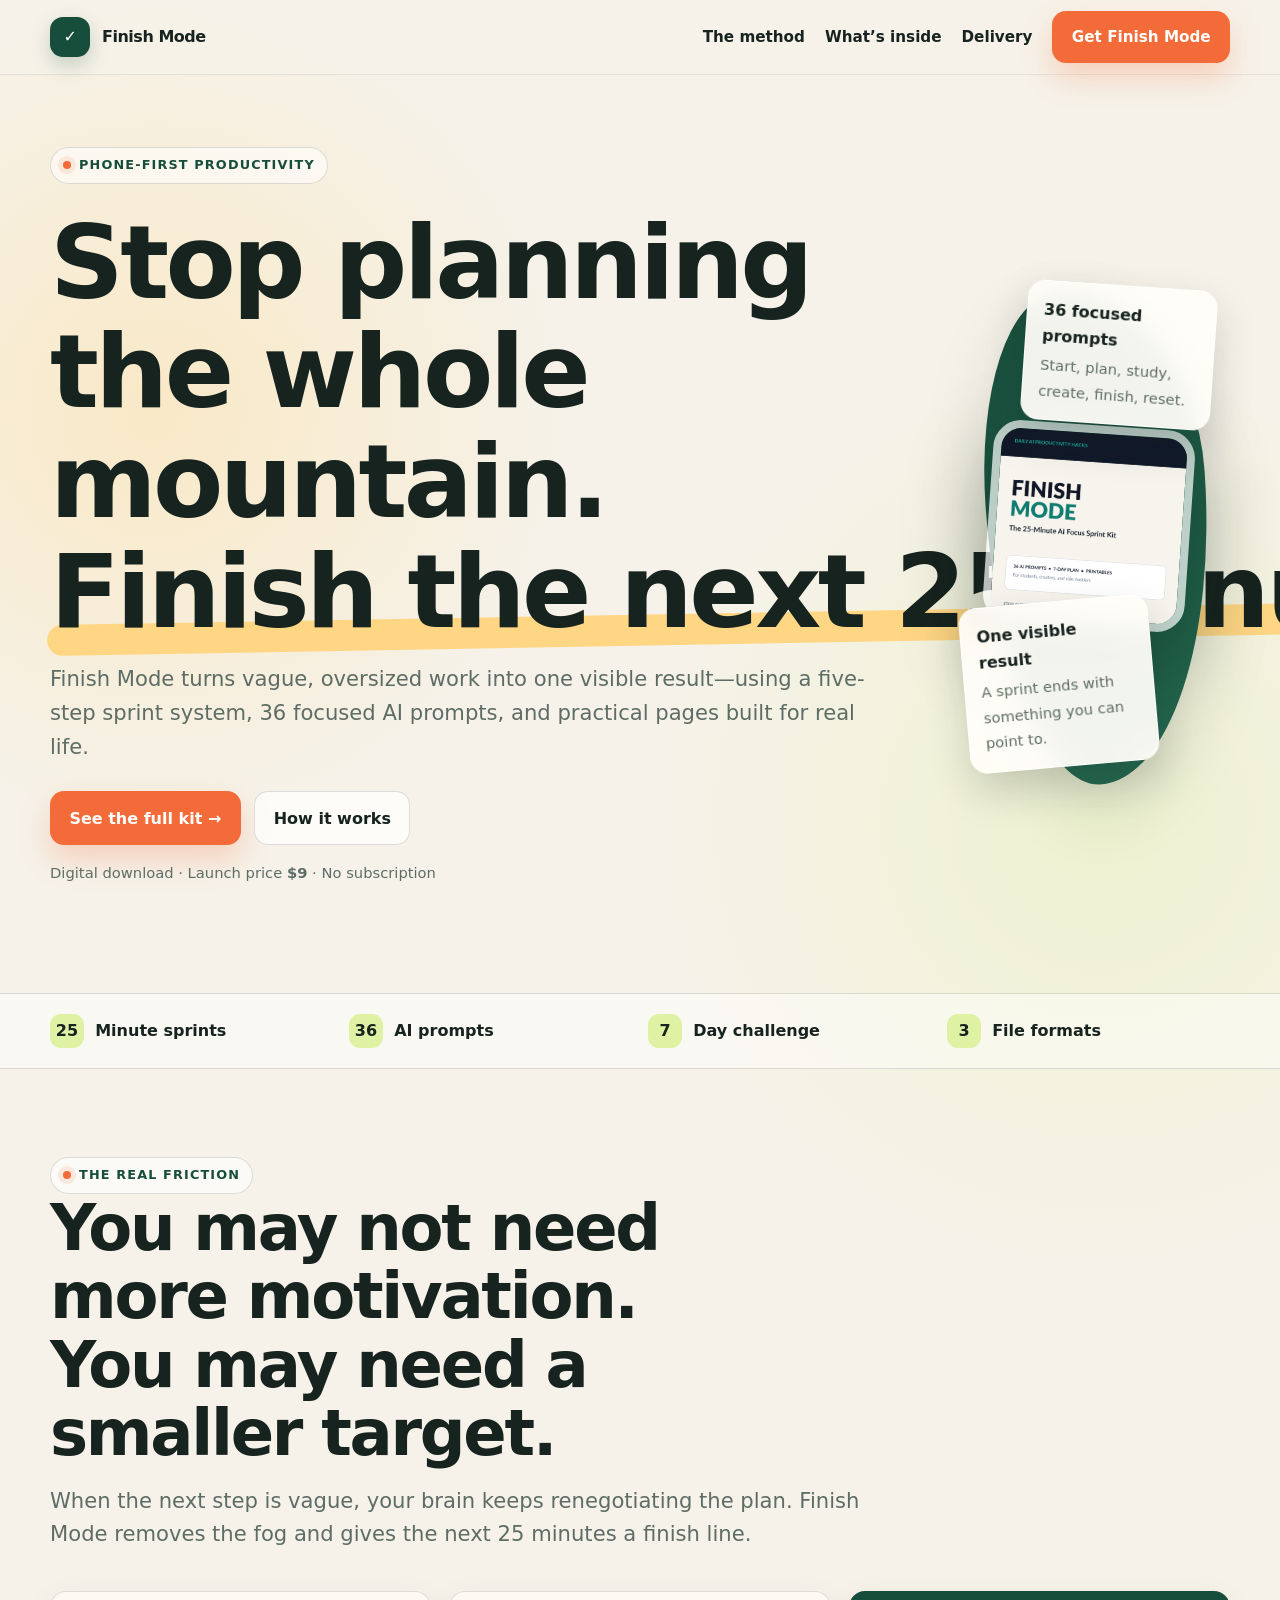
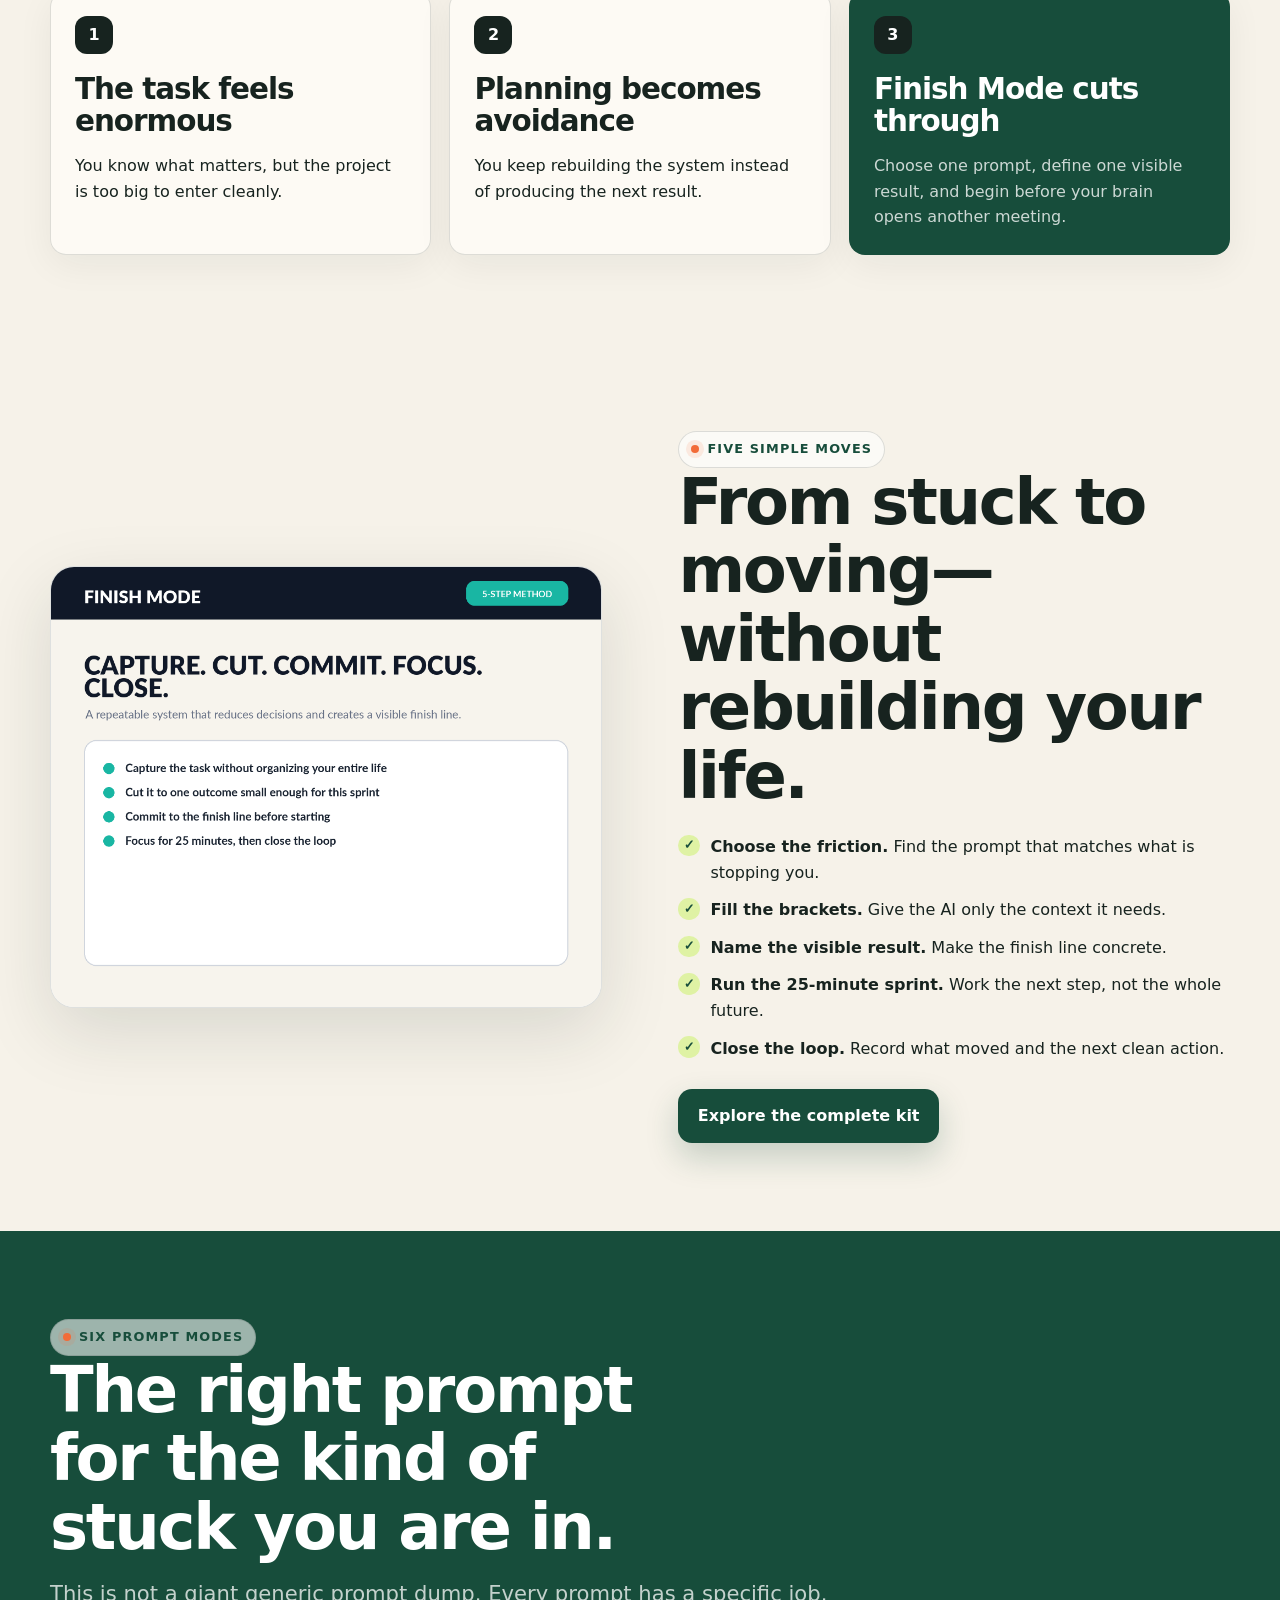
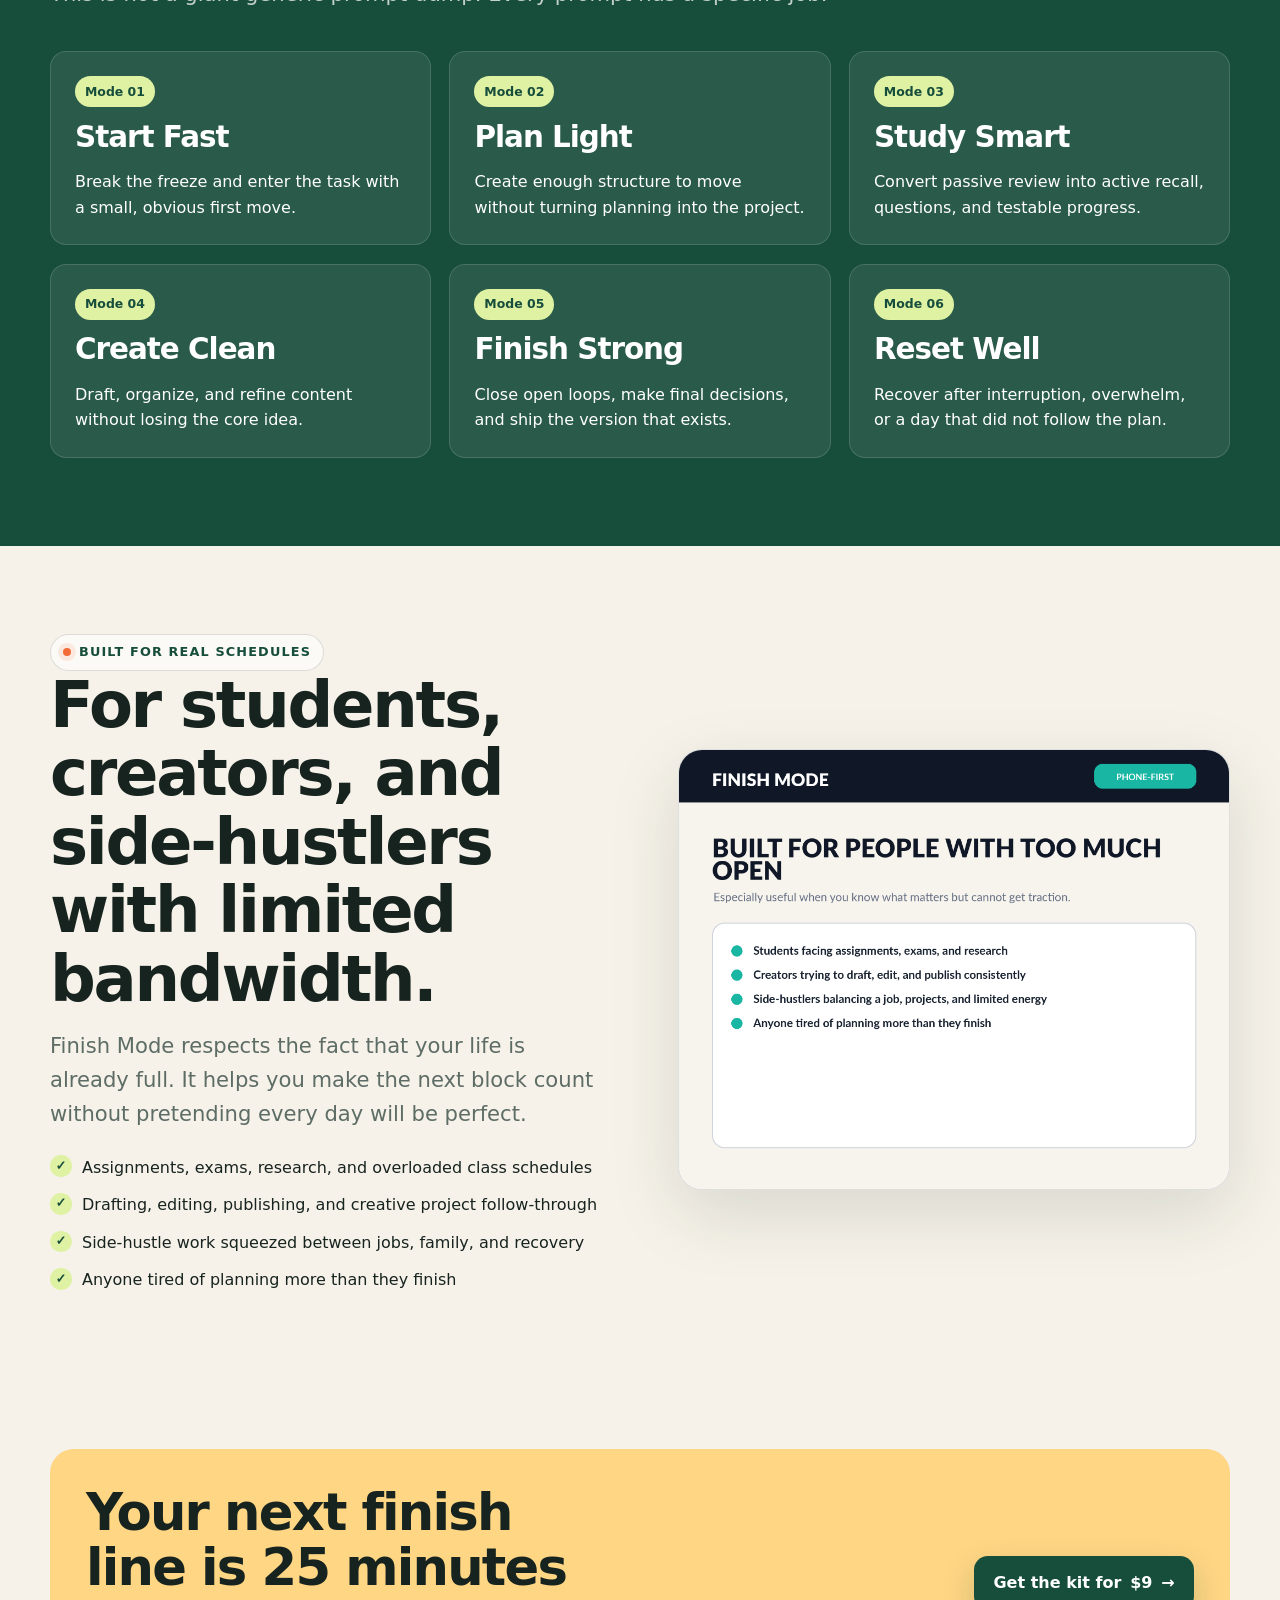
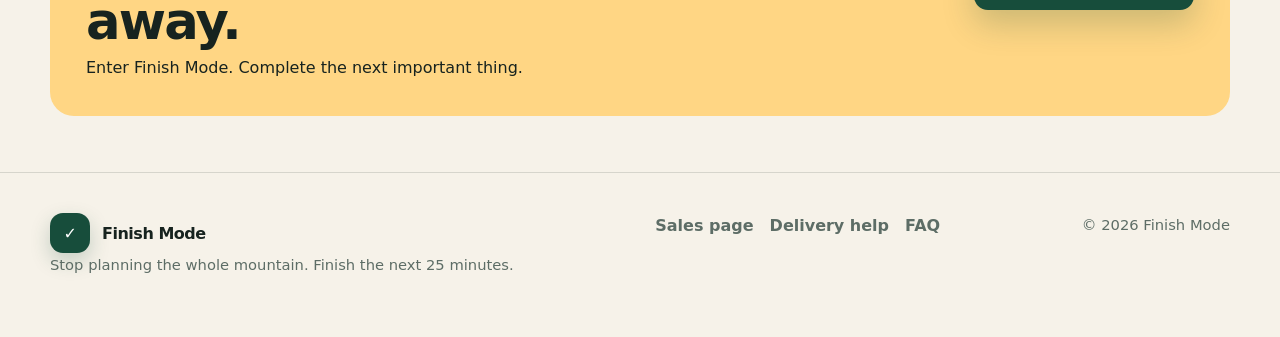
<file: index.html>
<!doctype html>
<html lang="en">
<head>
  <meta charset="utf-8">
  <meta name="viewport" content="width=device-width, initial-scale=1">
  <meta name="description" content="Finish Mode is a phone-first 25-minute focus system with 36 AI prompts, planning pages, and a seven-day challenge for students and creators.">
  <meta name="theme-color" content="#174d3b">
  <meta property="og:title" content="Finish Mode — Stop planning. Finish the next 25 minutes.">
  <meta property="og:description" content="A phone-first AI focus sprint kit for students, creators, and side-hustlers.">
  <meta property="og:image" content="assets/images/00_gumroad_cover_1280x720.png">
  <title>Finish Mode — 25-Minute AI Focus Sprints</title>
  <link rel="icon" href="assets/favicon.svg" type="image/svg+xml">
  <link rel="stylesheet" href="assets/css/styles.css">
  <script defer src="assets/js/config.js"></script>
  <script defer src="assets/js/site.js"></script>
</head>
<body>
  <a class="skip-link" href="#main">Skip to content</a>
  <header class="site-header">
    <div class="container header-inner">
      <a class="brand" href="index.html" aria-label="Finish Mode home">
        <span class="brand-mark">✓</span>
        <span>Finish Mode</span>
      </a>
      <button class="menu-button" type="button" aria-label="Open navigation" aria-expanded="false" data-menu-button>☰</button>
      <nav class="nav" aria-label="Primary navigation" data-nav>
        <a href="#method">The method</a>
        <a href="#inside">What’s inside</a>
        <a href="delivery.html">Delivery</a>
        <a class="button button-primary" href="sales.html">Get Finish Mode</a>
      </nav>
    </div>
  </header>

  <main id="main">
    <section class="hero">
      <div class="container hero-grid">
        <div class="hero-copy" data-reveal>
          <span class="eyebrow">Phone-first productivity</span>
          <h1>Stop planning the whole mountain. <strong class="highlight">Finish the next 25 minutes.</strong></h1>
          <p class="lead">Finish Mode turns vague, oversized work into one visible result—using a five-step sprint system, 36 focused AI prompts, and practical pages built for real life.</p>
          <div class="button-row">
            <a class="button button-primary" href="sales.html">See the full kit →</a>
            <a class="button button-secondary" href="#method">How it works</a>
          </div>
          <p class="hero-note">Digital download · Launch price <strong data-launch-price>$9</strong> · No subscription</p>
        </div>
        <div class="hero-visual" aria-label="Finish Mode product preview" data-reveal>
          <img class="product-cover" src="assets/images/01_cover_square.png" alt="Finish Mode focus sprint kit cover">
          <div class="floating-card one"><strong>36 focused prompts</strong><span class="small">Start, plan, study, create, finish, reset.</span></div>
          <div class="floating-card two"><strong>One visible result</strong><span class="small">A sprint ends with something you can point to.</span></div>
        </div>
      </div>
    </section>

    <section class="trust-strip" aria-label="Product highlights">
      <div class="container trust-grid">
        <div class="trust-item"><span class="trust-icon">25</span><span>Minute sprints</span></div>
        <div class="trust-item"><span class="trust-icon">36</span><span>AI prompts</span></div>
        <div class="trust-item"><span class="trust-icon">7</span><span>Day challenge</span></div>
        <div class="trust-item"><span class="trust-icon">3</span><span>File formats</span></div>
      </div>
    </section>

    <section class="section">
      <div class="container">
        <span class="eyebrow">The real friction</span>
        <h2 data-reveal>You may not need more motivation. You may need a smaller target.</h2>
        <p class="lead" data-reveal>When the next step is vague, your brain keeps renegotiating the plan. Finish Mode removes the fog and gives the next 25 minutes a finish line.</p>
        <div class="problem-grid">
          <article class="card" data-reveal><span class="card-number">1</span><h3>The task feels enormous</h3><p>You know what matters, but the project is too big to enter cleanly.</p></article>
          <article class="card" data-reveal><span class="card-number">2</span><h3>Planning becomes avoidance</h3><p>You keep rebuilding the system instead of producing the next result.</p></article>
          <article class="card card-accent" data-reveal><span class="card-number">3</span><h3>Finish Mode cuts through</h3><p>Choose one prompt, define one visible result, and begin before your brain opens another meeting.</p></article>
        </div>
      </div>
    </section>

    <section class="section" id="method">
      <div class="container split">
        <div class="image-frame" data-reveal><img src="assets/images/03_method.png" alt="The Finish Mode five-step method"></div>
        <div data-reveal>
          <span class="eyebrow">Five simple moves</span>
          <h2>From stuck to moving—without rebuilding your life.</h2>
          <ol class="check-list">
            <li><strong>Choose the friction.</strong> Find the prompt that matches what is stopping you.</li>
            <li><strong>Fill the brackets.</strong> Give the AI only the context it needs.</li>
            <li><strong>Name the visible result.</strong> Make the finish line concrete.</li>
            <li><strong>Run the 25-minute sprint.</strong> Work the next step, not the whole future.</li>
            <li><strong>Close the loop.</strong> Record what moved and the next clean action.</li>
          </ol>
          <div class="button-row"><a class="button button-dark" href="sales.html">Explore the complete kit</a></div>
        </div>
      </div>
    </section>

    <section class="section dark-section" id="inside">
      <div class="container">
        <span class="eyebrow">Six prompt modes</span>
        <h2 data-reveal>The right prompt for the kind of stuck you are in.</h2>
        <p class="lead" data-reveal>This is not a giant generic prompt dump. Every prompt has a specific job.</p>
        <div class="mode-grid">
          <article class="card" data-reveal><span class="mode-label">Mode 01</span><h3>Start Fast</h3><p>Break the freeze and enter the task with a small, obvious first move.</p></article>
          <article class="card" data-reveal><span class="mode-label">Mode 02</span><h3>Plan Light</h3><p>Create enough structure to move without turning planning into the project.</p></article>
          <article class="card" data-reveal><span class="mode-label">Mode 03</span><h3>Study Smart</h3><p>Convert passive review into active recall, questions, and testable progress.</p></article>
          <article class="card" data-reveal><span class="mode-label">Mode 04</span><h3>Create Clean</h3><p>Draft, organize, and refine content without losing the core idea.</p></article>
          <article class="card" data-reveal><span class="mode-label">Mode 05</span><h3>Finish Strong</h3><p>Close open loops, make final decisions, and ship the version that exists.</p></article>
          <article class="card" data-reveal><span class="mode-label">Mode 06</span><h3>Reset Well</h3><p>Recover after interruption, overwhelm, or a day that did not follow the plan.</p></article>
        </div>
      </div>
    </section>

    <section class="section">
      <div class="container split">
        <div data-reveal>
          <span class="eyebrow">Built for real schedules</span>
          <h2>For students, creators, and side-hustlers with limited bandwidth.</h2>
          <p class="lead">Finish Mode respects the fact that your life is already full. It helps you make the next block count without pretending every day will be perfect.</p>
          <ul class="check-list">
            <li>Assignments, exams, research, and overloaded class schedules</li>
            <li>Drafting, editing, publishing, and creative project follow-through</li>
            <li>Side-hustle work squeezed between jobs, family, and recovery</li>
            <li>Anyone tired of planning more than they finish</li>
          </ul>
        </div>
        <div class="image-frame" data-reveal><img src="assets/images/05_for_you_if.png" alt="Who Finish Mode is designed for"></div>
      </div>
    </section>

    <section class="section-tight">
      <div class="container cta-band" data-reveal>
        <div><h2>Your next finish line is 25 minutes away.</h2><p>Enter Finish Mode. Complete the next important thing.</p></div>
        <a class="button button-dark" href="sales.html">Get the kit for <span data-launch-price>$9</span> →</a>
      </div>
    </section>
  </main>

  <footer class="site-footer">
    <div class="container footer-grid">
      <div><a class="brand" href="index.html"><span class="brand-mark">✓</span><span>Finish Mode</span></a><p class="small">Stop planning the whole mountain. Finish the next 25 minutes.</p></div>
      <div class="footer-links"><a href="sales.html">Sales page</a><a href="delivery.html">Delivery help</a><a href="sales.html#faq">FAQ</a></div>
      <p class="small">© <span data-year></span> Finish Mode</p>
    </div>
  </footer>
</body>
</html>
</file>
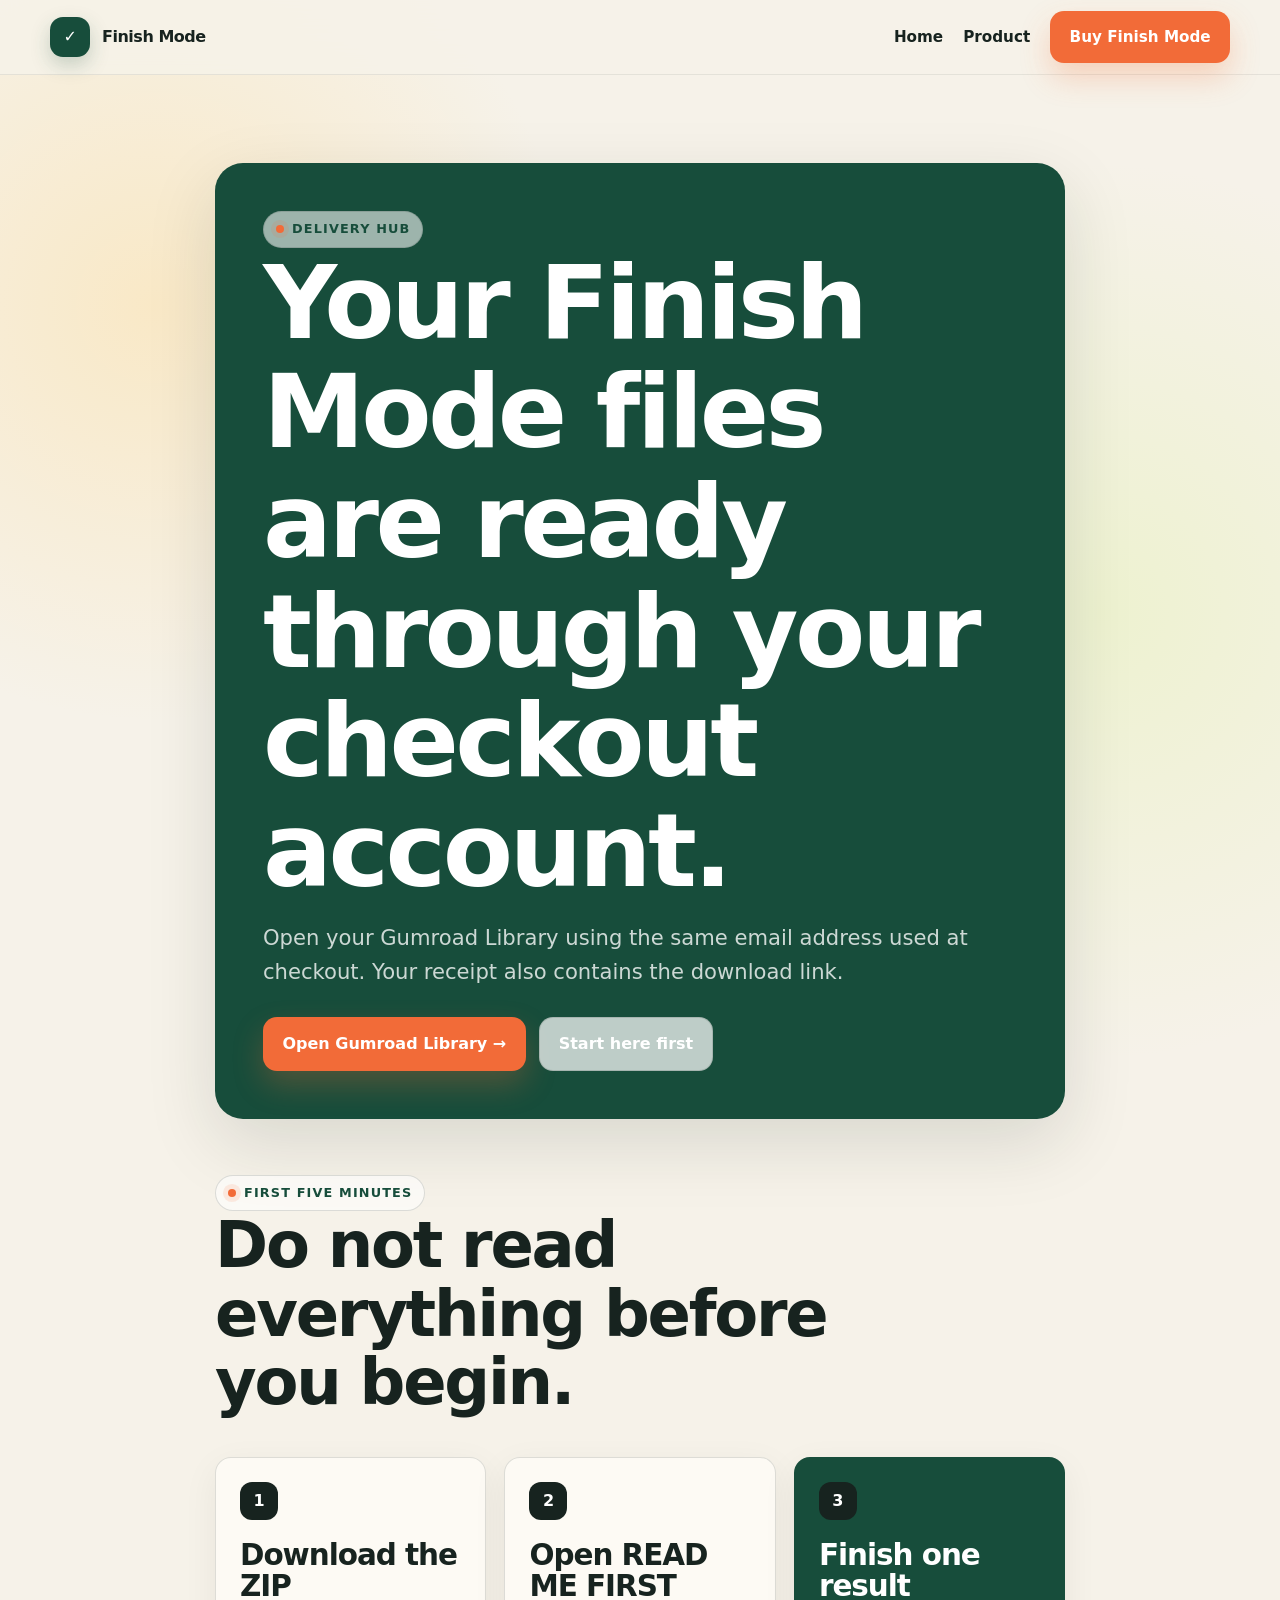
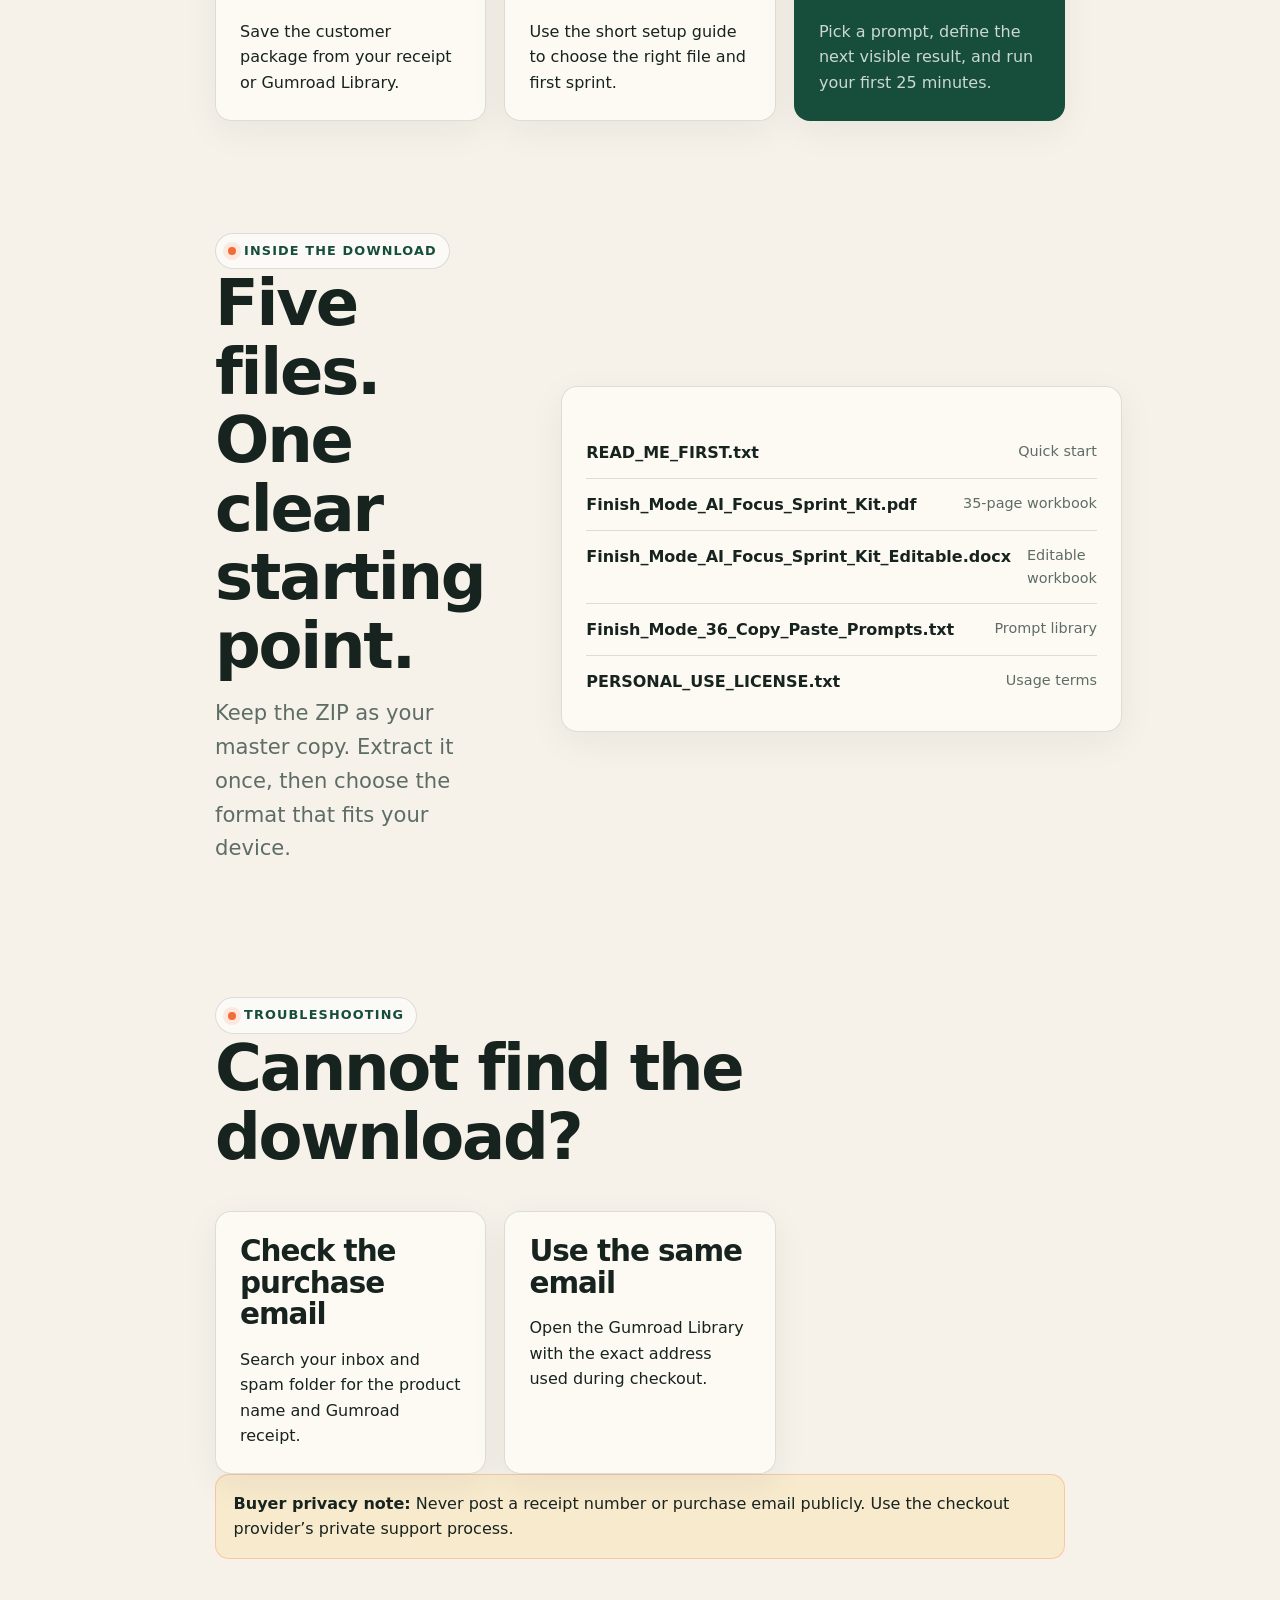
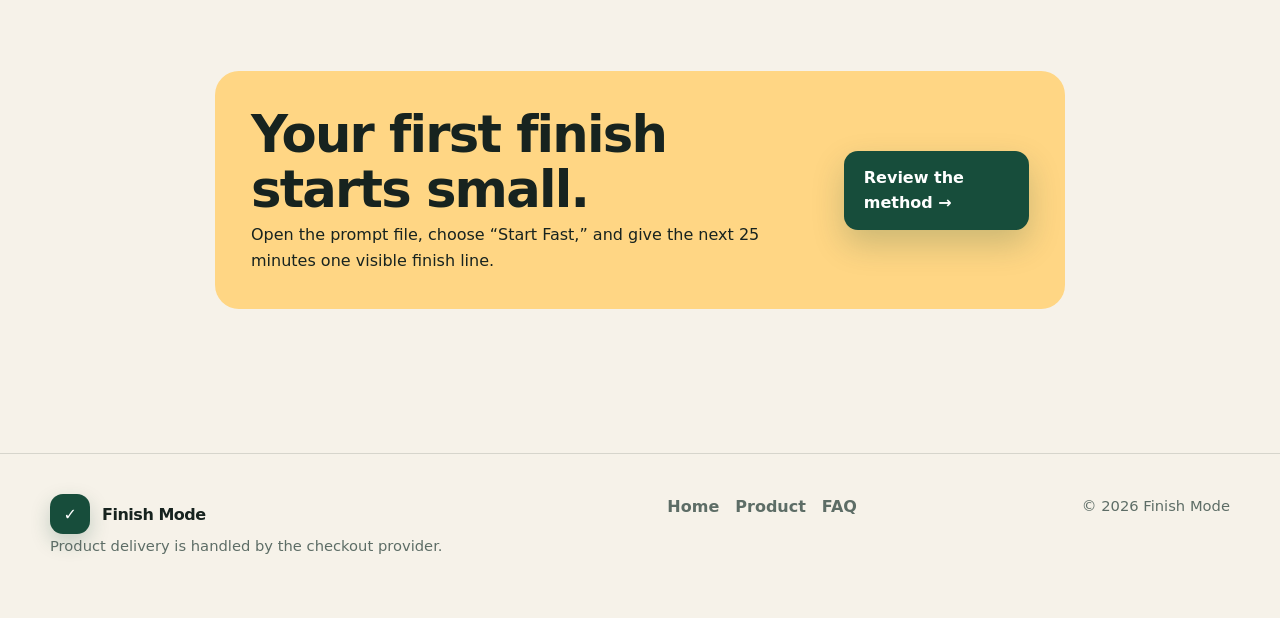
<file: delivery.html>
<!doctype html>
<html lang="en">
<head>
  <meta charset="utf-8">
  <meta name="viewport" content="width=device-width, initial-scale=1">
  <meta name="description" content="Finish Mode product delivery help and quick-start guide.">
  <meta name="theme-color" content="#174d3b">
  <title>Finish Mode — Product Delivery & Quick Start</title>
  <link rel="icon" href="assets/favicon.svg" type="image/svg+xml">
  <link rel="stylesheet" href="assets/css/styles.css">
  <script defer src="assets/js/config.js"></script>
  <script defer src="assets/js/site.js"></script>
</head>
<body>
  <a class="skip-link" href="#main">Skip to content</a>
  <header class="site-header">
    <div class="container header-inner">
      <a class="brand" href="index.html" aria-label="Finish Mode home"><span class="brand-mark">✓</span><span>Finish Mode</span></a>
      <button class="menu-button" type="button" aria-label="Open navigation" aria-expanded="false" data-menu-button>☰</button>
      <nav class="nav" aria-label="Primary navigation" data-nav>
        <a href="index.html">Home</a>
        <a href="sales.html">Product</a>
        <a class="button button-primary" href="sales.html#buy">Buy Finish Mode</a>
      </nav>
    </div>
  </header>

  <main id="main" class="section">
    <div class="container delivery-shell">
      <section class="delivery-hero" data-reveal>
        <span class="eyebrow">Delivery hub</span>
        <h1>Your Finish Mode files are ready through your checkout account.</h1>
        <p class="lead">Open your Gumroad Library using the same email address used at checkout. Your receipt also contains the download link.</p>
        <div class="button-row">
          <a class="button button-primary" href="https://app.gumroad.com/library" target="_blank" rel="noopener" data-delivery-provider>Open Gumroad Library →</a>
          <a class="button button-secondary" href="#quick-start">Start here first</a>
        </div>
      </section>

      <section class="section-tight" id="quick-start">
        <span class="eyebrow">First five minutes</span>
        <h2 data-reveal>Do not read everything before you begin.</h2>
        <div class="steps-grid">
          <article class="card" data-reveal><span class="card-number">1</span><h3>Download the ZIP</h3><p>Save the customer package from your receipt or Gumroad Library.</p></article>
          <article class="card" data-reveal><span class="card-number">2</span><h3>Open READ ME FIRST</h3><p>Use the short setup guide to choose the right file and first sprint.</p></article>
          <article class="card card-accent" data-reveal><span class="card-number">3</span><h3>Finish one result</h3><p>Pick a prompt, define the next visible result, and run your first 25 minutes.</p></article>
        </div>
      </section>

      <section class="section-tight">
        <div class="split">
          <div data-reveal>
            <span class="eyebrow">Inside the download</span>
            <h2>Five files. One clear starting point.</h2>
            <p class="lead">Keep the ZIP as your master copy. Extract it once, then choose the format that fits your device.</p>
          </div>
          <div class="card" data-reveal>
            <ul class="file-list">
              <li><strong>READ_ME_FIRST.txt</strong><span class="file-type">Quick start</span></li>
              <li><strong>Finish_Mode_AI_Focus_Sprint_Kit.pdf</strong><span class="file-type">35-page workbook</span></li>
              <li><strong>Finish_Mode_AI_Focus_Sprint_Kit_Editable.docx</strong><span class="file-type">Editable workbook</span></li>
              <li><strong>Finish_Mode_36_Copy_Paste_Prompts.txt</strong><span class="file-type">Prompt library</span></li>
              <li><strong>PERSONAL_USE_LICENSE.txt</strong><span class="file-type">Usage terms</span></li>
            </ul>
          </div>
        </div>
      </section>

      <section class="section-tight">
        <span class="eyebrow">Troubleshooting</span>
        <h2 data-reveal>Cannot find the download?</h2>
        <div class="delivery-grid">
          <article class="card" data-reveal><h3>Check the purchase email</h3><p>Search your inbox and spam folder for the product name and Gumroad receipt.</p></article>
          <article class="card" data-reveal><h3>Use the same email</h3><p>Open the Gumroad Library with the exact address used during checkout.</p></article>
          <article class="card" data-reveal data-support-wrap><h3>Contact support</h3><p>Email <a data-support href="#">support</a> with the purchase email and receipt number.</p></article>
        </div>
        <div class="notice" data-reveal>
          <strong>Buyer privacy note:</strong> Never post a receipt number or purchase email publicly. Use the checkout provider’s private support process.
        </div>
      </section>

      <section class="section-tight">
        <div class="cta-band" data-reveal>
          <div><h2>Your first finish starts small.</h2><p>Open the prompt file, choose “Start Fast,” and give the next 25 minutes one visible finish line.</p></div>
          <a class="button button-dark" href="index.html#method">Review the method →</a>
        </div>
      </section>
    </div>
  </main>

  <footer class="site-footer">
    <div class="container footer-grid">
      <div><a class="brand" href="index.html"><span class="brand-mark">✓</span><span>Finish Mode</span></a><p class="small">Product delivery is handled by the checkout provider.</p></div>
      <div class="footer-links"><a href="index.html">Home</a><a href="sales.html">Product</a><a href="sales.html#faq">FAQ</a></div>
      <p class="small">© <span data-year></span> Finish Mode</p>
    </div>
  </footer>
</body>
</html>
</file>
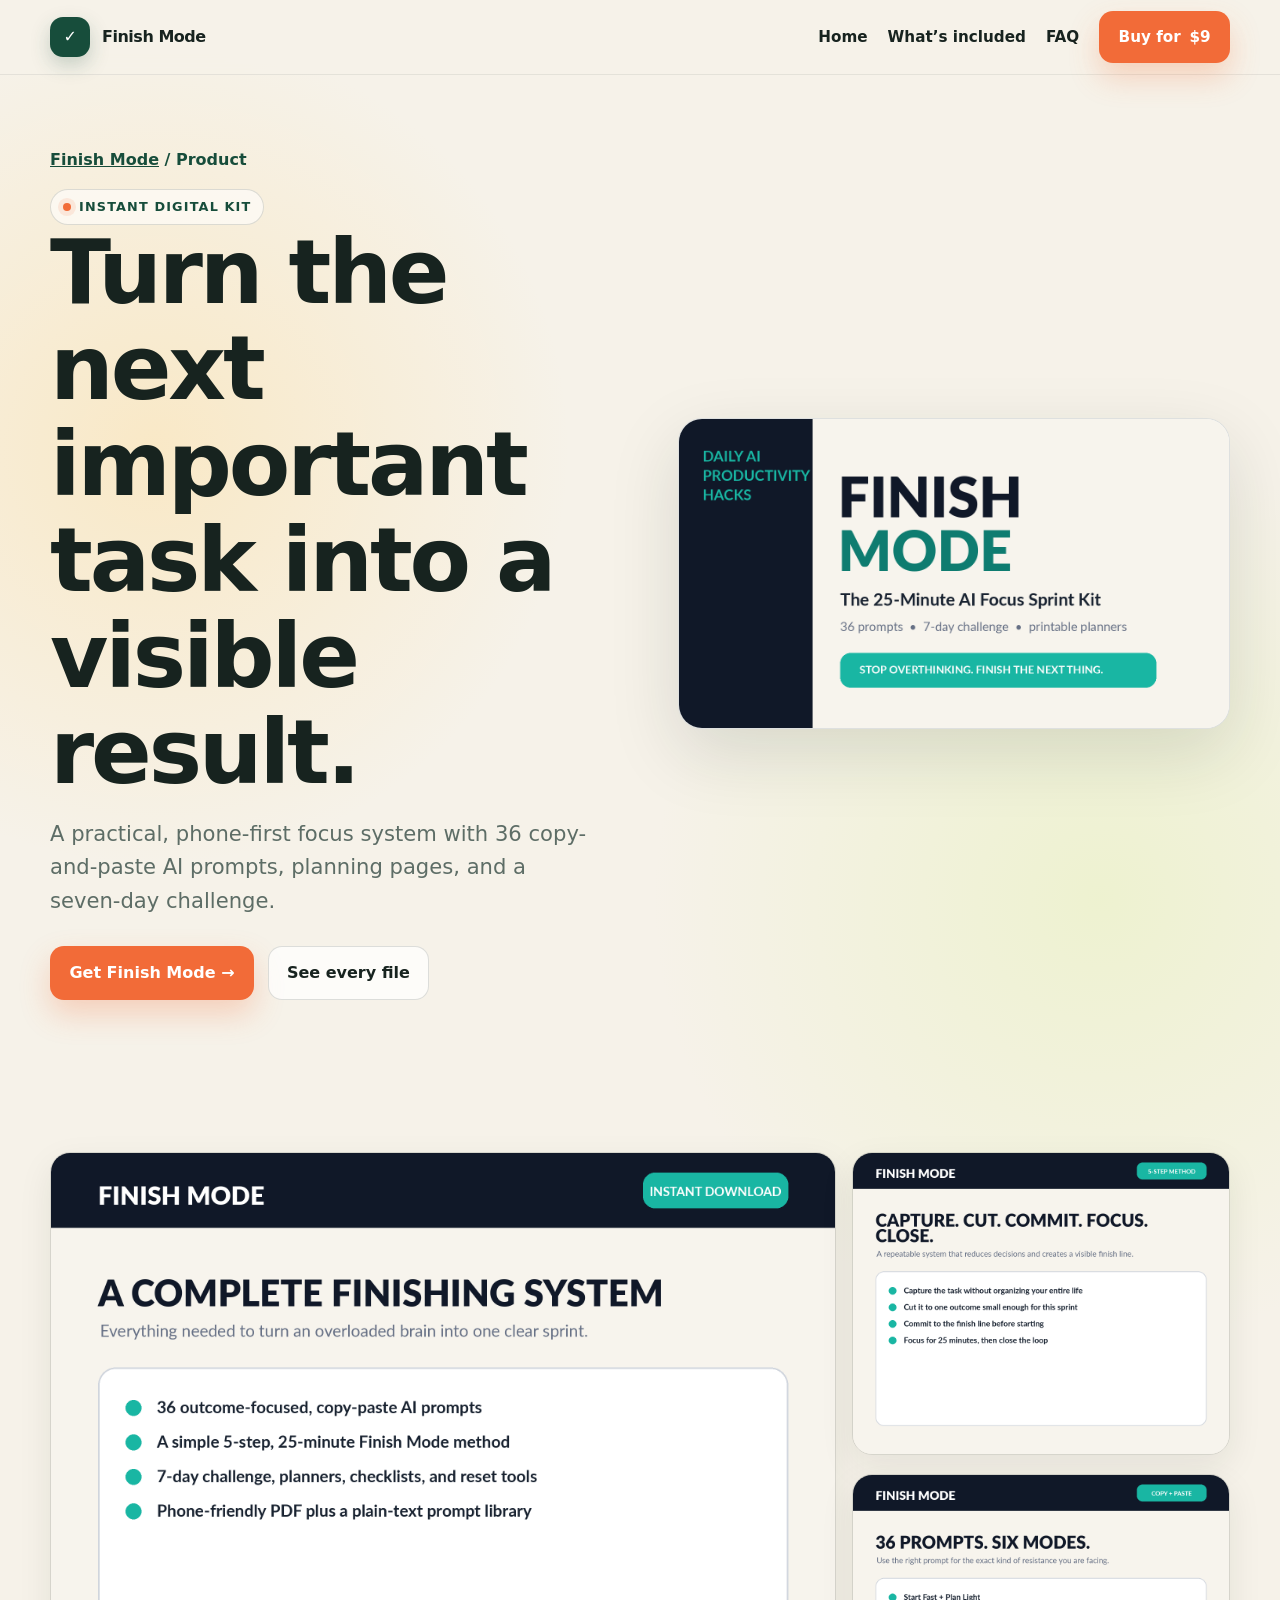
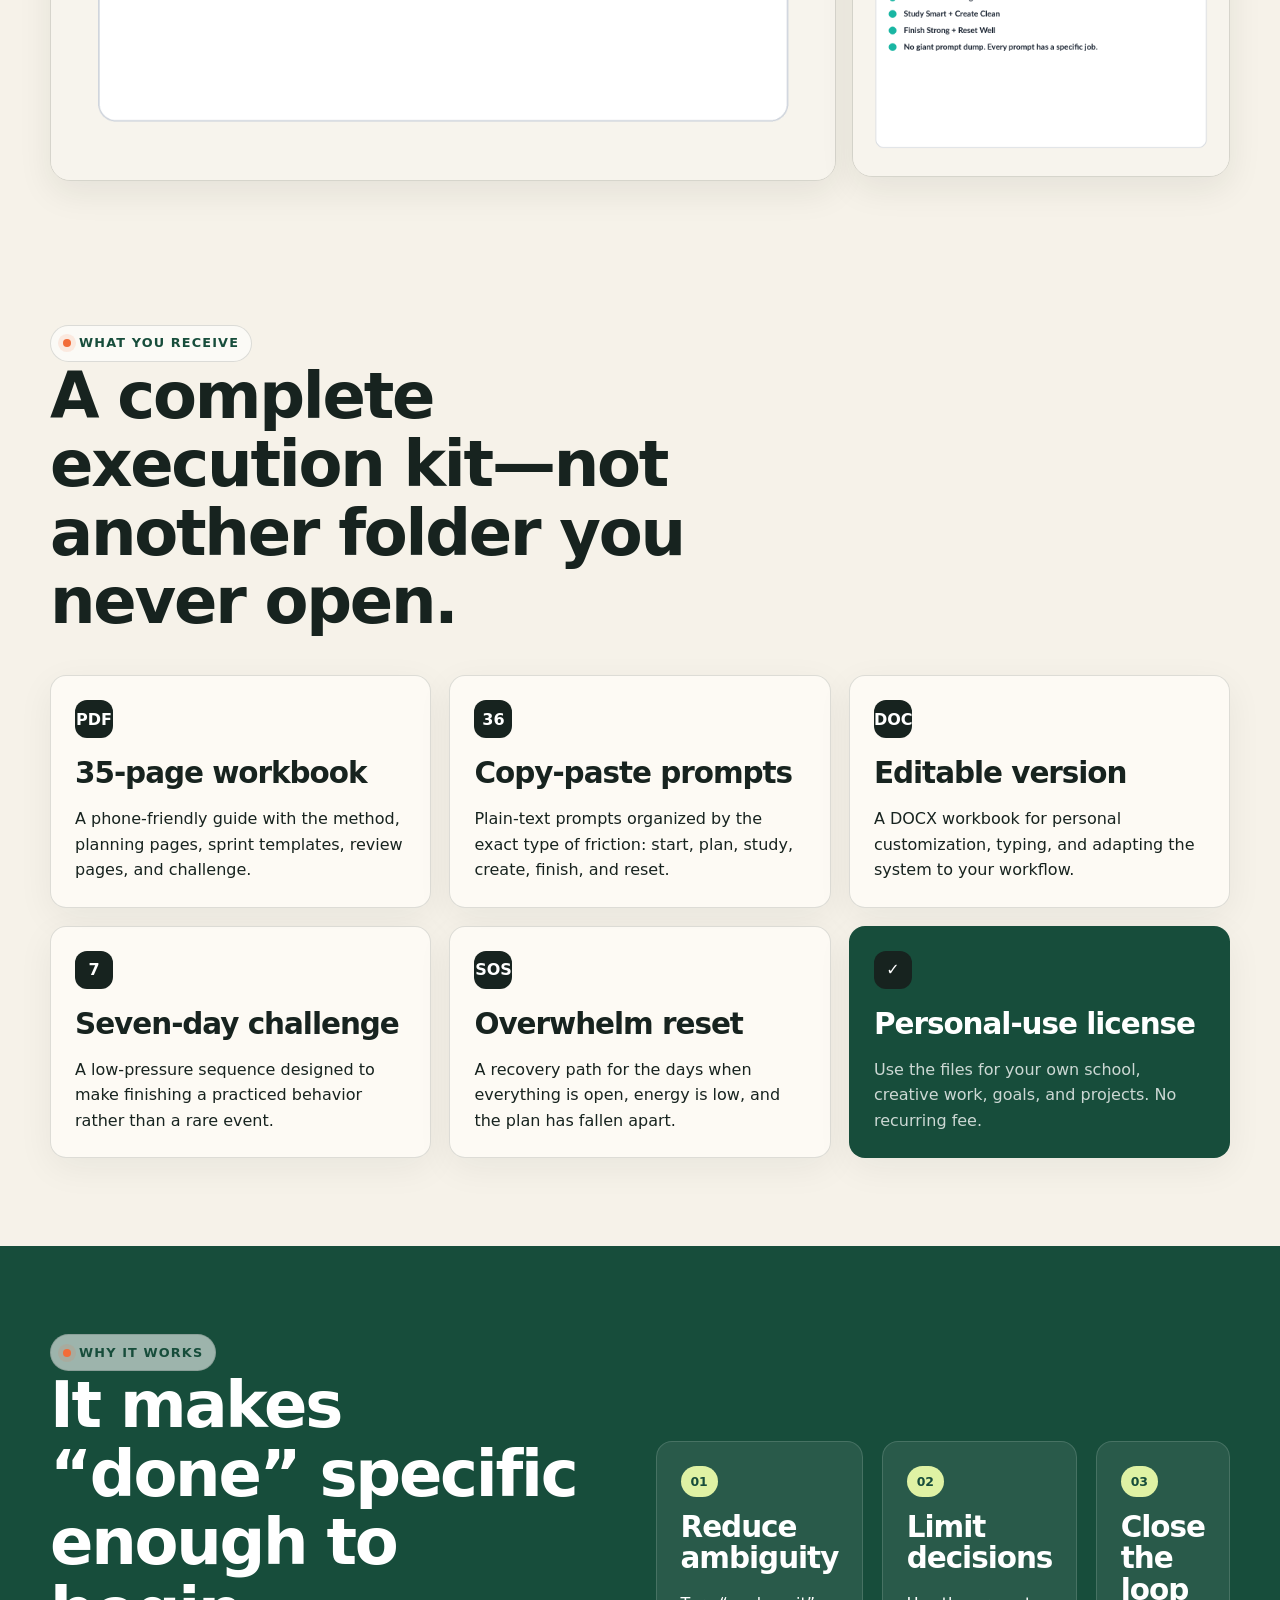
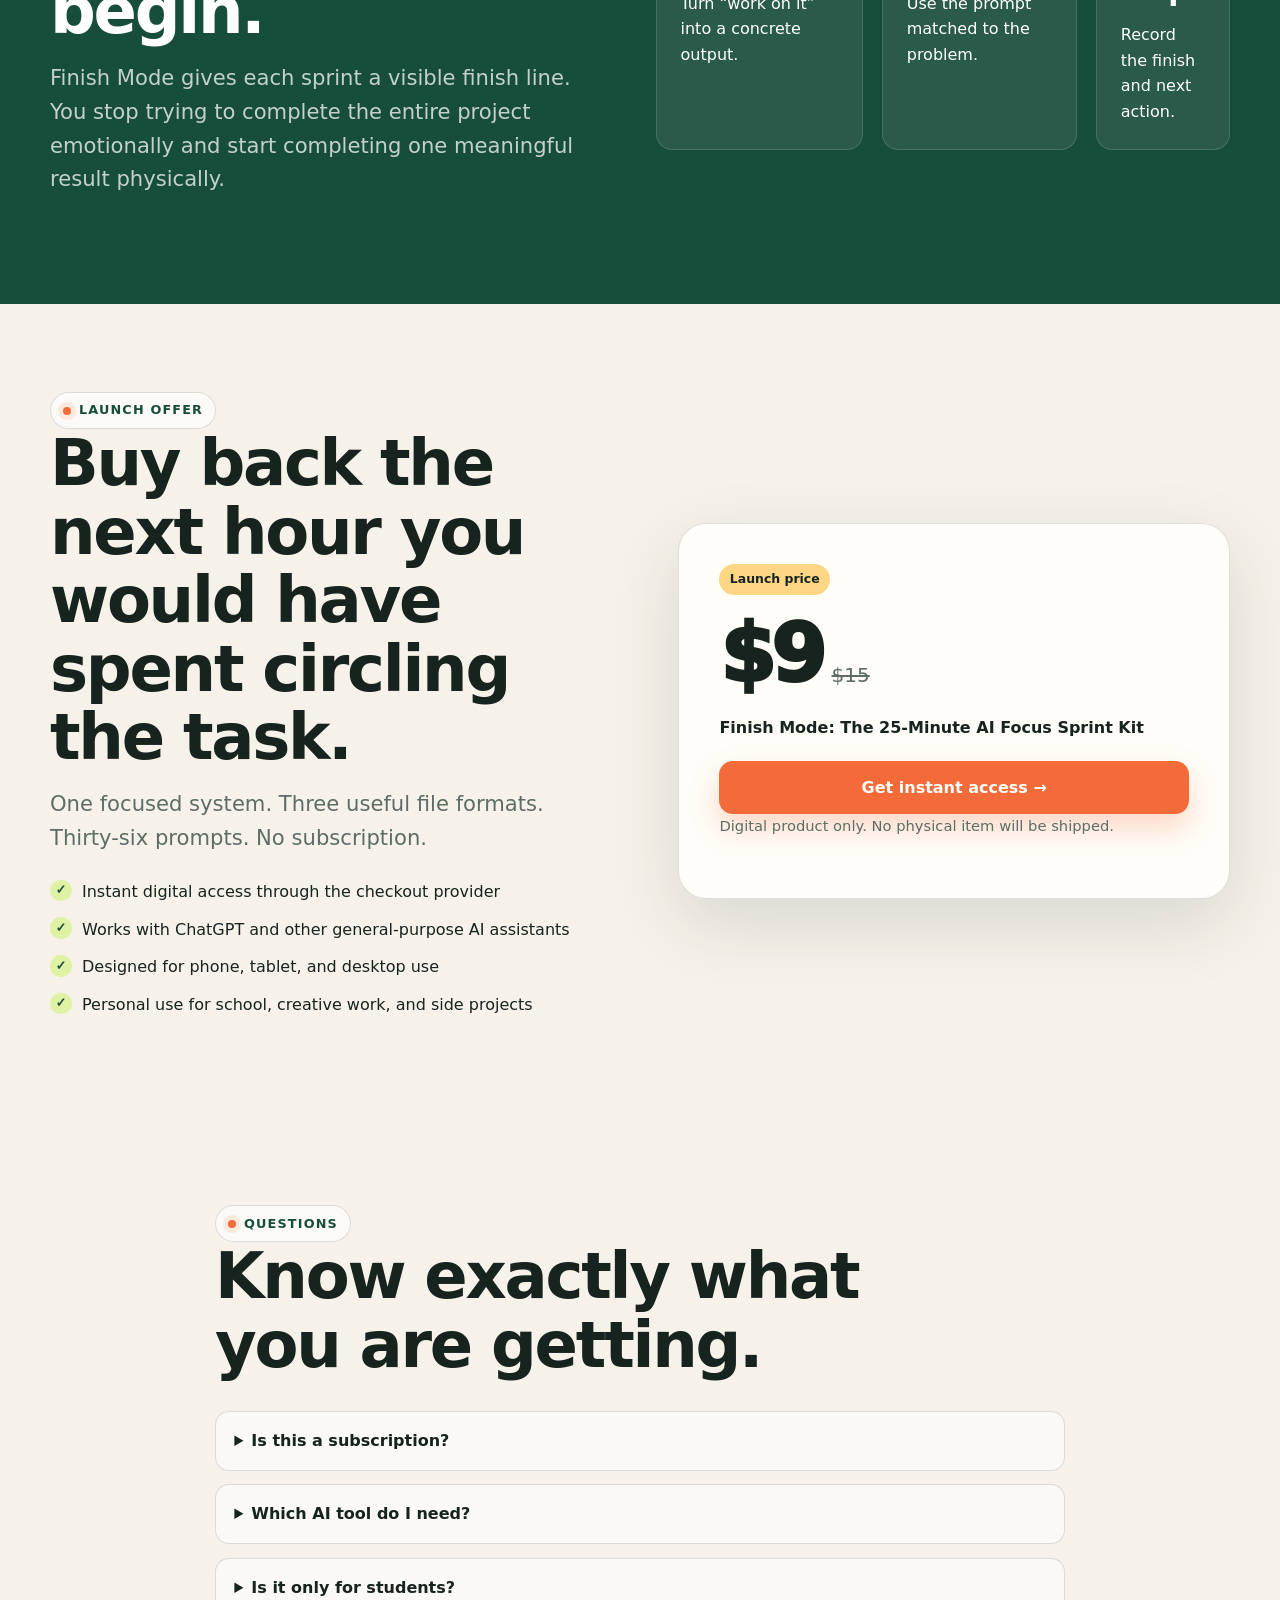
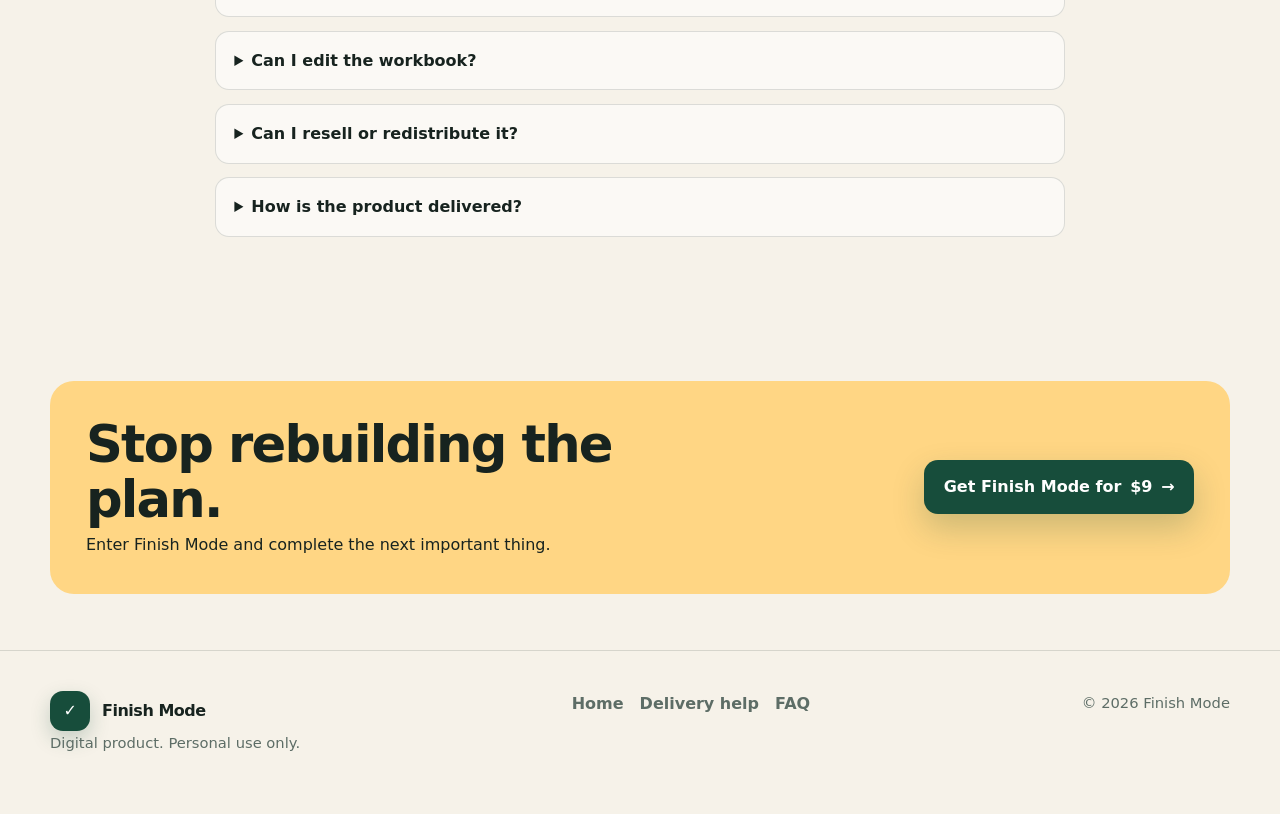
<file: sales.html>
<!doctype html>
<html lang="en">
<head>
  <meta charset="utf-8">
  <meta name="viewport" content="width=device-width, initial-scale=1">
  <meta name="description" content="Get Finish Mode: a 25-minute AI focus sprint kit with 36 prompts, workbook pages, an editable file, and a seven-day challenge.">
  <meta name="theme-color" content="#174d3b">
  <meta property="og:title" content="Get Finish Mode — 25-Minute AI Focus Sprint Kit">
  <meta property="og:description" content="36 focused AI prompts, a phone-friendly workbook, editable pages, and a seven-day finish challenge.">
  <meta property="og:image" content="assets/images/00_gumroad_cover_1280x720.png">
  <title>Get Finish Mode — Complete Product Details</title>
  <link rel="icon" href="assets/favicon.svg" type="image/svg+xml">
  <link rel="stylesheet" href="assets/css/styles.css">
  <script defer src="assets/js/config.js"></script>
  <script defer src="assets/js/site.js"></script>
</head>
<body>
  <a class="skip-link" href="#main">Skip to content</a>
  <header class="site-header">
    <div class="container header-inner">
      <a class="brand" href="index.html" aria-label="Finish Mode home"><span class="brand-mark">✓</span><span>Finish Mode</span></a>
      <button class="menu-button" type="button" aria-label="Open navigation" aria-expanded="false" data-menu-button>☰</button>
      <nav class="nav" aria-label="Primary navigation" data-nav>
        <a href="index.html">Home</a>
        <a href="#inside">What’s included</a>
        <a href="#faq">FAQ</a>
        <a class="button button-primary" href="#buy">Buy for <span data-launch-price>$9</span></a>
      </nav>
    </div>
  </header>

  <main id="main">
    <section class="page-hero">
      <div class="container split">
        <div data-reveal>
          <p class="breadcrumb"><a href="index.html">Finish Mode</a> / Product</p>
          <span class="eyebrow">Instant digital kit</span>
          <h1>Turn the next important task into a visible result.</h1>
          <p class="lead">A practical, phone-first focus system with 36 copy-and-paste AI prompts, planning pages, and a seven-day challenge.</p>
          <div class="button-row"><a class="button button-primary" href="#buy">Get Finish Mode →</a><a class="button button-secondary" href="#inside">See every file</a></div>
        </div>
        <div class="image-frame" data-reveal><img src="assets/images/00_gumroad_cover_1280x720.png" alt="Finish Mode product bundle"></div>
      </div>
    </section>

    <section class="section-tight">
      <div class="container">
        <div class="gallery" data-reveal>
          <img src="assets/images/02_what_you_get.png" alt="Finish Mode included files and tools">
          <div class="gallery-stack">
            <img src="assets/images/03_method.png" alt="Finish Mode five-step method">
            <img src="assets/images/04_prompt_categories.png" alt="Finish Mode six prompt categories">
          </div>
        </div>
      </div>
    </section>

    <section class="section" id="inside">
      <div class="container">
        <span class="eyebrow">What you receive</span>
        <h2 data-reveal>A complete execution kit—not another folder you never open.</h2>
        <div class="feature-grid">
          <article class="card" data-reveal><span class="card-number">PDF</span><h3>35-page workbook</h3><p>A phone-friendly guide with the method, planning pages, sprint templates, review pages, and challenge.</p></article>
          <article class="card" data-reveal><span class="card-number">36</span><h3>Copy-paste prompts</h3><p>Plain-text prompts organized by the exact type of friction: start, plan, study, create, finish, and reset.</p></article>
          <article class="card" data-reveal><span class="card-number">DOC</span><h3>Editable version</h3><p>A DOCX workbook for personal customization, typing, and adapting the system to your workflow.</p></article>
          <article class="card" data-reveal><span class="card-number">7</span><h3>Seven-day challenge</h3><p>A low-pressure sequence designed to make finishing a practiced behavior rather than a rare event.</p></article>
          <article class="card" data-reveal><span class="card-number">SOS</span><h3>Overwhelm reset</h3><p>A recovery path for the days when everything is open, energy is low, and the plan has fallen apart.</p></article>
          <article class="card card-accent" data-reveal><span class="card-number">✓</span><h3>Personal-use license</h3><p>Use the files for your own school, creative work, goals, and projects. No recurring fee.</p></article>
        </div>
      </div>
    </section>

    <section class="section dark-section">
      <div class="container split">
        <div data-reveal>
          <span class="eyebrow">Why it works</span>
          <h2>It makes “done” specific enough to begin.</h2>
          <p class="lead">Finish Mode gives each sprint a visible finish line. You stop trying to complete the entire project emotionally and start completing one meaningful result physically.</p>
        </div>
        <div class="steps-grid">
          <article class="card" data-reveal><span class="mode-label">01</span><h3>Reduce ambiguity</h3><p>Turn “work on it” into a concrete output.</p></article>
          <article class="card" data-reveal><span class="mode-label">02</span><h3>Limit decisions</h3><p>Use the prompt matched to the problem.</p></article>
          <article class="card" data-reveal><span class="mode-label">03</span><h3>Close the loop</h3><p>Record the finish and next action.</p></article>
        </div>
      </div>
    </section>

    <section class="section" id="buy">
      <div class="container split">
        <div data-reveal>
          <span class="eyebrow">Launch offer</span>
          <h2>Buy back the next hour you would have spent circling the task.</h2>
          <p class="lead">One focused system. Three useful file formats. Thirty-six prompts. No subscription.</p>
          <ul class="check-list">
            <li>Instant digital access through the checkout provider</li>
            <li>Works with ChatGPT and other general-purpose AI assistants</li>
            <li>Designed for phone, tablet, and desktop use</li>
            <li>Personal use for school, creative work, and side projects</li>
          </ul>
        </div>
        <aside class="price-card" data-reveal aria-label="Finish Mode purchase">
          <span class="price-badge">Launch price</span>
          <div class="price-line"><span class="price" data-launch-price>$9</span><span class="old-price" data-standard-price>$15</span></div>
          <p><strong data-product-name>Finish Mode: The 25-Minute AI Focus Sprint Kit</strong></p>
          <a class="button button-primary button-block" href="#checkout-status" data-checkout>Get instant access →</a>
          <p class="small">Digital product only. No physical item will be shipped.</p>
          <div class="notice" id="checkout-status" hidden tabindex="-1">
            <strong>Checkout connection is the final switch.</strong><br>
            The storefront is ready; add the Gumroad product URL in <code>assets/js/config.js</code> to activate every purchase button.
          </div>
        </aside>
      </div>
    </section>

    <section class="section" id="faq">
      <div class="container delivery-shell">
        <span class="eyebrow">Questions</span>
        <h2 data-reveal>Know exactly what you are getting.</h2>
        <div class="faq">
          <details data-reveal><summary>Is this a subscription?</summary><p>No. Finish Mode is a one-time digital purchase for personal use.</p></details>
          <details data-reveal><summary>Which AI tool do I need?</summary><p>The prompts are written for general-purpose AI assistants such as ChatGPT. Buyers should verify important facts and protect private information.</p></details>
          <details data-reveal><summary>Is it only for students?</summary><p>No. It includes student, creator, side-hustle, and general focus applications.</p></details>
          <details data-reveal><summary>Can I edit the workbook?</summary><p>Yes. The package includes an editable DOCX version in addition to the PDF and plain-text prompt file.</p></details>
          <details data-reveal><summary>Can I resell or redistribute it?</summary><p>No. The included license is for personal use only.</p></details>
          <details data-reveal><summary>How is the product delivered?</summary><p>The checkout provider sends the receipt and download access. The delivery page also explains how to find the files and begin.</p></details>
        </div>
      </div>
    </section>

    <section class="section-tight">
      <div class="container cta-band" data-reveal>
        <div><h2>Stop rebuilding the plan.</h2><p>Enter Finish Mode and complete the next important thing.</p></div>
        <a class="button button-dark" href="#buy">Get Finish Mode for <span data-launch-price>$9</span> →</a>
      </div>
    </section>
  </main>

  <footer class="site-footer">
    <div class="container footer-grid">
      <div><a class="brand" href="index.html"><span class="brand-mark">✓</span><span>Finish Mode</span></a><p class="small">Digital product. Personal use only.</p></div>
      <div class="footer-links"><a href="index.html">Home</a><a href="delivery.html">Delivery help</a><a href="#faq">FAQ</a></div>
      <p class="small">© <span data-year></span> Finish Mode</p>
    </div>
  </footer>
</body>
</html>
</file>
<file: assets/css/styles.css>
:root {
  --ink: #17231f;
  --muted: #5d6d66;
  --paper: #f6f2e9;
  --surface: #fffdf8;
  --accent: #f26b38;
  --accent-dark: #c7441c;
  --green: #174d3b;
  --green-2: #256a50;
  --lime: #dff2a4;
  --gold: #ffd684;
  --line: rgba(23, 35, 31, 0.14);
  --shadow: 0 24px 70px rgba(23, 35, 31, 0.13);
  --radius: 24px;
  --radius-sm: 16px;
  --max: 1180px;
}

* { box-sizing: border-box; }
html { scroll-behavior: smooth; }
body {
  margin: 0;
  color: var(--ink);
  background:
    radial-gradient(circle at 12% 8%, rgba(255, 214, 132, 0.34), transparent 26rem),
    radial-gradient(circle at 86% 16%, rgba(223, 242, 164, 0.36), transparent 28rem),
    var(--paper);
  font-family: Inter, ui-sans-serif, system-ui, -apple-system, BlinkMacSystemFont, "Segoe UI", sans-serif;
  line-height: 1.6;
}

img { max-width: 100%; display: block; }
a { color: inherit; }
button, input, textarea, select { font: inherit; }

.skip-link {
  position: absolute;
  left: -999px;
  top: 0;
  z-index: 1000;
  padding: .75rem 1rem;
  background: var(--ink);
  color: white;
}
.skip-link:focus { left: 1rem; top: 1rem; }

.container { width: min(calc(100% - 2rem), var(--max)); margin-inline: auto; }
.section { padding: 5.5rem 0; }
.section-tight { padding: 3.5rem 0; }
.eyebrow {
  display: inline-flex;
  align-items: center;
  gap: .5rem;
  padding: .45rem .75rem;
  border: 1px solid var(--line);
  border-radius: 999px;
  background: rgba(255,255,255,.58);
  color: var(--green);
  font-size: .8rem;
  font-weight: 800;
  letter-spacing: .09em;
  text-transform: uppercase;
}
.eyebrow::before {
  content: "";
  width: .5rem;
  height: .5rem;
  border-radius: 50%;
  background: var(--accent);
  box-shadow: 0 0 0 5px rgba(242,107,56,.12);
}

h1, h2, h3 { line-height: 1.07; letter-spacing: -.035em; margin: 0 0 1rem; }
h1 { font-size: clamp(3rem, 8vw, 6.5rem); max-width: 12ch; }
h2 { font-size: clamp(2.25rem, 5vw, 4.1rem); max-width: 15ch; }
h3 { font-size: clamp(1.35rem, 2.3vw, 1.85rem); }
p { margin: 0 0 1.25rem; }
.lead { font-size: clamp(1.05rem, 2vw, 1.32rem); color: var(--muted); max-width: 62ch; }
.small { font-size: .92rem; color: var(--muted); }

.site-header {
  position: sticky;
  top: 0;
  z-index: 50;
  backdrop-filter: blur(18px);
  background: rgba(246,242,233,.84);
  border-bottom: 1px solid rgba(23,35,31,.08);
}
.header-inner {
  min-height: 74px;
  display: flex;
  align-items: center;
  justify-content: space-between;
  gap: 1rem;
}
.brand {
  display: inline-flex;
  align-items: center;
  gap: .75rem;
  text-decoration: none;
  font-weight: 900;
  letter-spacing: -.03em;
}
.brand-mark {
  width: 40px;
  aspect-ratio: 1;
  display: grid;
  place-items: center;
  border-radius: 13px;
  background: var(--green);
  color: white;
  box-shadow: 0 8px 20px rgba(23,77,59,.22);
}
.nav { display: flex; align-items: center; gap: 1.25rem; }
.nav a { text-decoration: none; font-weight: 750; font-size: .95rem; }
.nav a:hover { color: var(--accent-dark); }
.menu-button {
  display: none;
  border: 0;
  background: transparent;
  font-size: 1.4rem;
}

.button-row { display: flex; flex-wrap: wrap; gap: .85rem; margin-top: 1.75rem; }
.button {
  display: inline-flex;
  justify-content: center;
  align-items: center;
  gap: .55rem;
  min-height: 52px;
  padding: .82rem 1.15rem;
  border-radius: 14px;
  border: 1px solid transparent;
  text-decoration: none;
  font-weight: 850;
  transition: transform .2s ease, box-shadow .2s ease, background .2s ease;
}
.button:hover { transform: translateY(-2px); }
.button-primary {
  color: white;
  background: var(--accent);
  box-shadow: 0 14px 30px rgba(242,107,56,.26);
}
.button-primary:hover { background: var(--accent-dark); }
.button-secondary { background: rgba(255,255,255,.72); border-color: var(--line); }
.button-dark { background: var(--green); color: white; box-shadow: 0 14px 32px rgba(23,77,59,.22); }
.button-block { width: 100%; }

.hero { padding: 4.5rem 0 5.5rem; overflow: hidden; }
.hero-grid {
  display: grid;
  grid-template-columns: 1.08fr .92fr;
  align-items: center;
  gap: clamp(2rem, 5vw, 5rem);
}
.hero-copy .eyebrow { margin-bottom: 1.5rem; }
.hero-copy strong.highlight {
  position: relative;
  z-index: 0;
  white-space: nowrap;
}
.hero-copy strong.highlight::after {
  content: "";
  position: absolute;
  z-index: -1;
  left: -.03em;
  right: -.03em;
  bottom: .08em;
  height: .3em;
  background: var(--gold);
  transform: rotate(-1deg);
  border-radius: 999px;
}
.hero-note { margin-top: 1rem; color: var(--muted); font-size: .92rem; }
.hero-visual { position: relative; min-height: 560px; display: grid; place-items: center; }
.hero-visual::before {
  content: "";
  position: absolute;
  inset: 8% 0 4% 8%;
  border-radius: 38% 62% 57% 43% / 42% 38% 62% 58%;
  background: linear-gradient(145deg, var(--green), var(--green-2));
  transform: rotate(-4deg);
  box-shadow: var(--shadow);
}
.product-cover {
  position: relative;
  width: min(410px, 84%);
  border-radius: 28px;
  transform: rotate(4deg);
  box-shadow: 0 30px 80px rgba(7,27,20,.34);
  border: 8px solid rgba(255,255,255,.7);
}
.floating-card {
  position: absolute;
  z-index: 2;
  width: 190px;
  padding: 1rem;
  border-radius: 18px;
  background: rgba(255,253,248,.94);
  border: 1px solid rgba(255,255,255,.75);
  box-shadow: 0 18px 40px rgba(23,35,31,.18);
  backdrop-filter: blur(12px);
}
.floating-card strong { display: block; margin-bottom: .25rem; }
.floating-card.one { top: 7%; right: -2%; transform: rotate(4deg); }
.floating-card.two { bottom: 7%; left: -2%; transform: rotate(-5deg); }

.trust-strip {
  border-top: 1px solid var(--line);
  border-bottom: 1px solid var(--line);
  background: rgba(255,255,255,.42);
}
.trust-grid {
  display: grid;
  grid-template-columns: repeat(4, 1fr);
  gap: 1rem;
  padding: 1.25rem 0;
}
.trust-item { display: flex; gap: .7rem; align-items: center; font-weight: 750; }
.trust-icon { width: 34px; height: 34px; display: grid; place-items: center; border-radius: 11px; background: var(--lime); }

.problem-grid, .feature-grid, .mode-grid, .steps-grid, .delivery-grid {
  display: grid;
  grid-template-columns: repeat(3, 1fr);
  gap: 1.15rem;
  margin-top: 2.5rem;
}
.card {
  padding: 1.5rem;
  border: 1px solid var(--line);
  border-radius: var(--radius-sm);
  background: rgba(255,253,248,.78);
  box-shadow: 0 10px 36px rgba(23,35,31,.06);
}
.card p:last-child { margin-bottom: 0; }
.card-number {
  display: inline-grid;
  place-items: center;
  width: 38px;
  height: 38px;
  margin-bottom: 1.25rem;
  border-radius: 12px;
  background: var(--ink);
  color: white;
  font-weight: 900;
}
.card-accent { background: var(--green); color: white; border-color: transparent; }
.card-accent p { color: rgba(255,255,255,.78); }

.split {
  display: grid;
  grid-template-columns: 1fr 1fr;
  align-items: center;
  gap: clamp(2rem, 6vw, 5rem);
}
.image-frame {
  overflow: hidden;
  border-radius: var(--radius);
  border: 1px solid var(--line);
  box-shadow: var(--shadow);
  background: white;
}
.check-list { list-style: none; padding: 0; margin: 1.5rem 0 0; }
.check-list li { position: relative; padding-left: 2rem; margin: .75rem 0; }
.check-list li::before {
  content: "✓";
  position: absolute;
  left: 0;
  top: .05rem;
  width: 1.35rem;
  height: 1.35rem;
  display: grid;
  place-items: center;
  border-radius: 50%;
  background: var(--lime);
  color: var(--green);
  font-size: .8rem;
  font-weight: 950;
}

.dark-section { color: white; background: var(--green); }
.dark-section .lead, .dark-section .small { color: rgba(255,255,255,.74); }
.dark-section .card { background: rgba(255,255,255,.08); border-color: rgba(255,255,255,.14); box-shadow: none; }
.mode-label { display: inline-flex; padding: .35rem .62rem; border-radius: 999px; background: var(--lime); color: var(--green); font-weight: 900; font-size: .78rem; margin-bottom: .9rem; }

.gallery {
  display: grid;
  grid-template-columns: 1.35fr .65fr;
  gap: 1rem;
  margin-top: 2.5rem;
}
.gallery-stack { display: grid; gap: 1rem; }
.gallery img { border-radius: 20px; border: 1px solid var(--line); box-shadow: 0 12px 34px rgba(23,35,31,.08); }

.price-card {
  padding: clamp(1.5rem, 4vw, 2.5rem);
  border-radius: 28px;
  background: var(--surface);
  border: 1px solid var(--line);
  box-shadow: var(--shadow);
}
.price-line { display: flex; align-items: baseline; gap: .65rem; margin: 1.25rem 0; }
.price { font-size: clamp(3rem, 7vw, 5rem); font-weight: 950; line-height: 1; letter-spacing: -.06em; }
.old-price { color: var(--muted); text-decoration: line-through; font-size: 1.25rem; }
.price-badge { display: inline-flex; padding: .35rem .65rem; border-radius: 999px; background: var(--gold); font-size: .78rem; font-weight: 900; }

.faq { display: grid; gap: .85rem; margin-top: 2rem; }
details {
  padding: 1rem 1.15rem;
  border: 1px solid var(--line);
  border-radius: 14px;
  background: rgba(255,255,255,.55);
}
summary { cursor: pointer; font-weight: 850; }
details p { margin: .8rem 0 0; color: var(--muted); }

.notice {
  padding: 1rem 1.1rem;
  border-radius: 14px;
  border: 1px solid rgba(242,107,56,.28);
  background: rgba(255,214,132,.28);
}
.notice[hidden] { display: none; }

.page-hero { padding: 4.5rem 0 3.5rem; }
.page-hero h1 { max-width: 14ch; font-size: clamp(3rem, 7vw, 5.6rem); }
.breadcrumb { font-weight: 800; color: var(--green); margin-bottom: 1rem; }

.delivery-shell { max-width: 850px; margin: 0 auto; }
.delivery-hero {
  padding: clamp(1.5rem, 4vw, 3rem);
  border-radius: 28px;
  background: var(--green);
  color: white;
  box-shadow: var(--shadow);
}
.delivery-hero .lead { color: rgba(255,255,255,.78); }
.file-list { list-style: none; padding: 0; margin: 1rem 0 0; }
.file-list li {
  display: flex;
  justify-content: space-between;
  gap: 1rem;
  padding: .8rem 0;
  border-bottom: 1px solid var(--line);
}
.file-list li:last-child { border-bottom: 0; }
.file-type { color: var(--muted); font-size: .9rem; }

.cta-band {
  padding: 2.25rem;
  display: flex;
  align-items: center;
  justify-content: space-between;
  gap: 1.5rem;
  border-radius: 24px;
  background: var(--gold);
}
.cta-band h2 { font-size: clamp(2rem, 4vw, 3.25rem); margin-bottom: .35rem; }
.cta-band p { margin-bottom: 0; }

.site-footer { padding: 2.5rem 0; border-top: 1px solid var(--line); }
.footer-grid { display: flex; justify-content: space-between; gap: 1.5rem; align-items: flex-start; }
.footer-links { display: flex; flex-wrap: wrap; gap: 1rem; }
.footer-links a { text-decoration: none; color: var(--muted); font-weight: 700; }

[data-reveal] { opacity: 0; transform: translateY(18px); transition: opacity .65s ease, transform .65s ease; }
[data-reveal].revealed { opacity: 1; transform: none; }

@media (max-width: 900px) {
  .hero-grid, .split { grid-template-columns: 1fr; }
  .hero-visual { min-height: 470px; }
  .trust-grid { grid-template-columns: repeat(2, 1fr); }
  .problem-grid, .feature-grid, .mode-grid, .steps-grid, .delivery-grid { grid-template-columns: 1fr 1fr; }
  .gallery { grid-template-columns: 1fr; }
  .gallery-stack { grid-template-columns: 1fr 1fr; }
  .cta-band { align-items: flex-start; flex-direction: column; }
}

@media (max-width: 680px) {
  .section { padding: 4rem 0; }
  .menu-button { display: block; }
  .nav {
    display: none;
    position: absolute;
    left: 1rem;
    right: 1rem;
    top: 68px;
    padding: 1rem;
    flex-direction: column;
    align-items: stretch;
    border-radius: 16px;
    background: var(--surface);
    border: 1px solid var(--line);
    box-shadow: var(--shadow);
  }
  .nav.is-open { display: flex; }
  .nav .button { width: 100%; }
  .hero { padding-top: 3rem; }
  .hero-visual { min-height: 390px; }
  .floating-card { width: 155px; font-size: .82rem; }
  .trust-grid, .problem-grid, .feature-grid, .mode-grid, .steps-grid, .delivery-grid, .gallery-stack { grid-template-columns: 1fr; }
  .footer-grid { flex-direction: column; }
  .file-list li { flex-direction: column; gap: .2rem; }
}

@media (prefers-reduced-motion: reduce) {
  * { scroll-behavior: auto !important; transition: none !important; }
  [data-reveal] { opacity: 1; transform: none; }
}
</file>
